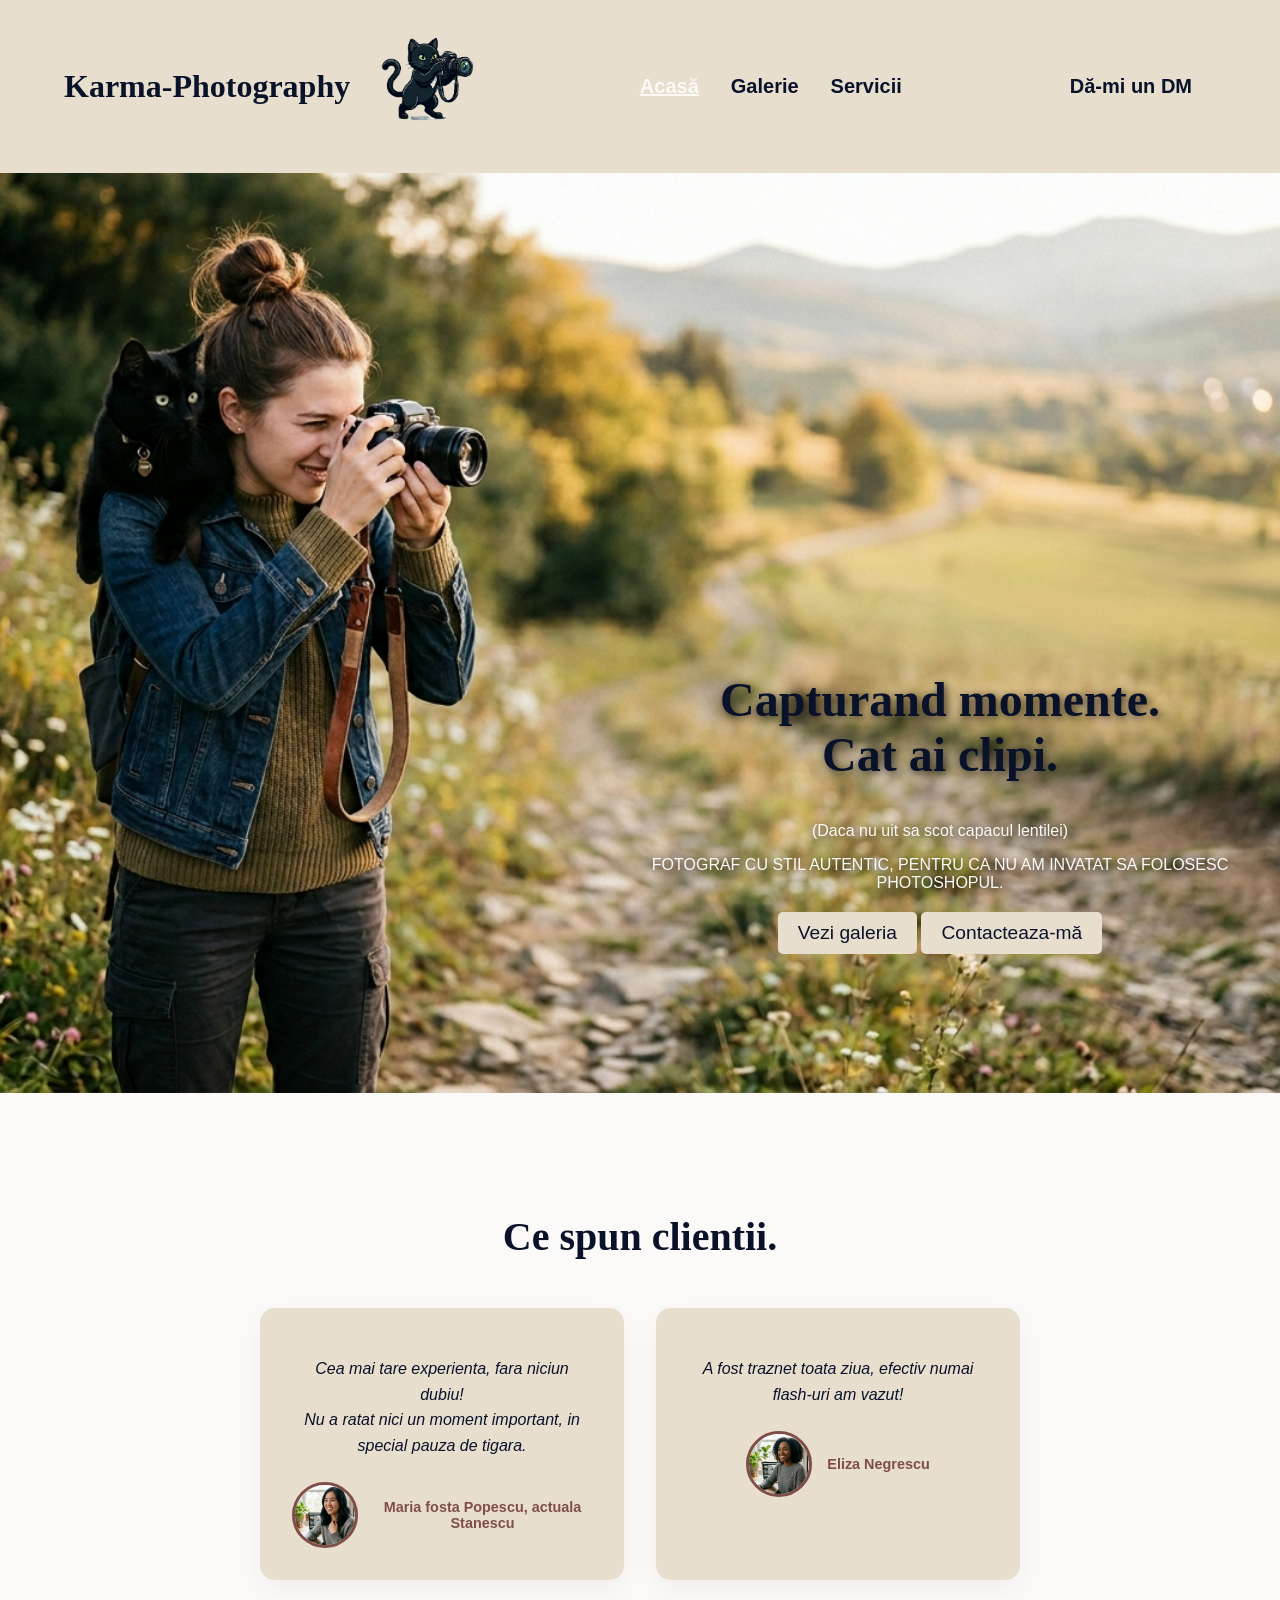
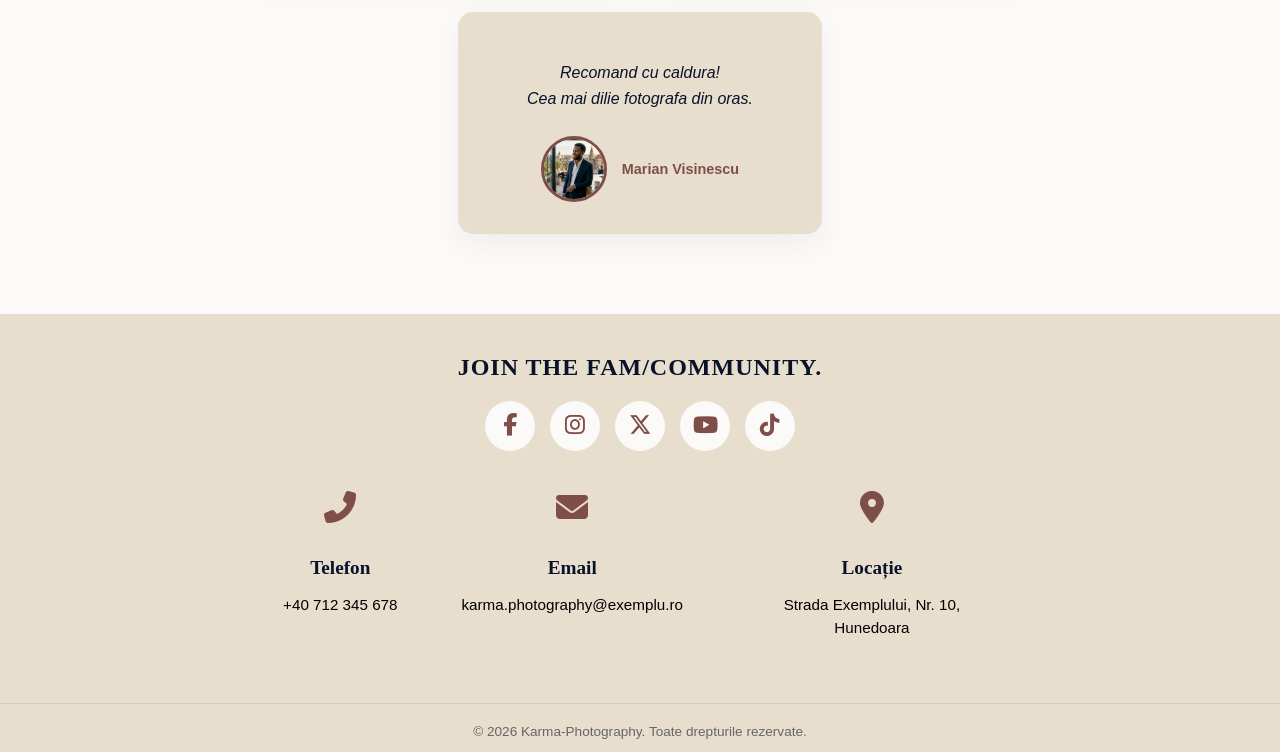
<file: index.html>
<!DOCTYPE html>
<html lang="ro">
<head>
    <meta charset="UTF-8">
    <meta name="viewport" content="width=device-width, initial-scale=1.0">
    <link rel="stylesheet" href="assets/css/style.css">
    <link rel="stylesheet" href="https://cdnjs.cloudflare.com/ajax/libs/font-awesome/6.5.1/css/all.min.css">
    <link rel="stylesheet" href="assets/css/responsive.css">

    <title>Karma-Photography</title>
</head>
<body>
    <header>
        <a href="index.html" class="logo-container">
            <h1>Karma-Photography</h1>
            <img src="assets/images/logo.png" alt="Logo" class="logo">                
        </a>            
        <nav>
            <ul class="lista-link">
                <li><a href="index.html" id="active">Acasă</a></li>
                <li><a href="galerie.html">Galerie</a></li>
                <li><a href="servicii.html">Servicii</a></li>
            </ul>
        </nav>
        <button class="contact-button"><a href="servicii.html">Dă-mi un DM</a></button>
    </header>
    <main>
        <section id="hero">
            <img src="assets/images/hero-image.png" alt="Hero Image" class="hero-image">

            <div class="hero-content">
                <h2 id="hero-title">Capturand momente. <br>Cat ai clipi.</h2>
                <p id="hero-description">(Daca nu uit sa scot capacul lentilei)</p>
                <p id="hero-text">FOTOGRAF CU STIL AUTENTIC, PENTRU CA NU AM INVATAT SA FOLOSESC PHOTOSHOPUL.</p>

                <div class="button-container">
                    <button class="hero-button"><a href="galerie.html">Vezi galeria</a></button>
                    <button class="hero-button"><a href="servicii.html">Contacteaza-mă</a></button>
                </div>
            </div>
        </section>

        <section id="testimonials">
            <h3>Ce spun clientii.</h3>
            <div>
                <div>
                    <p>Cea mai tare experienta, fara niciun dubiu!<br>Nu a ratat nici un moment important, in special pauza de tigara.</p>
                    <div>
                        <img src="assets/images/Testimonial1.png" alt="Testimonial 1">
                        <span>Maria fosta Popescu, actuala Stanescu</span>
                    </div>
                </div>
                <div>
                    <p>A fost traznet toata ziua, efectiv numai flash-uri am vazut!</p>
                    <div>
                        <img src="assets/images/Testimonial2.png" alt="Testimonial 2">
                        <span>Eliza Negrescu</span>
                    </div>
                </div>
                <div>
                    <p>Recomand cu caldura!<br>Cea mai dilie fotografa din oras.</p>
                    <div>
                        <img src="assets/images/Testimonial3.png" alt="Testimonial 3">
                        <span>Marian Visinescu</span>
                    </div>
                </div>
            </div>
        </section>
    </main>
    <footer>
        <div class="follow">
            <h3>Join the fam/community.</h3>
            <div class="social-icons">
                <a href="https://facebook.com" target="_blank" rel="noopener noreferrer" class="icon-link facebook">
                    <i class="fab fa-facebook-f"></i>
                </a>
                
                <a href="https://instagram.com" target="_blank" rel="noopener noreferrer" class="icon-link instagram">
                    <i class="fab fa-instagram"></i>
                </a>
                
                <a href="https://twitter.com" target="_blank" rel="noopener noreferrer" class="icon-link twitter">
                    <i class="fab fa-x-twitter"></i>
                </a>
                
                <a href="https://youtube.com" target="_blank" rel="noopener noreferrer" class="icon-link youtube">
                    <i class="fab fa-youtube"></i>
                </a>
                
                <a href="https://tiktok.com" target="_blank" rel="noopener noreferrer" class="icon-link tiktok">
                    <i class="fab fa-tiktok"></i>
                </a>
            </div>
        </div> 
        <div>
            <div>
                <div>
                    <i class="fas fa-phone-alt"></i>
                </div>
                <h3>Telefon</h3>
                <p>+40 712 345 678</p>
            </div>
            <div>
                <div>
                    <i class="fas fa-envelope"></i>
                </div>
                <h3>Email</h3>
                <p>karma.photography@exemplu.ro</p>
            </div>
            <div>
                <div>
                    <i class="fas fa-map-marker-alt"></i>
                </div>
                <h3>Locație</h3>
                <p>Strada Exemplului, Nr. 10, Hunedoara</p>
            </div>
        </div>   
            <p>&copy; 2026 Karma-Photography. Toate drepturile rezervate.</p>
    </footer>
</body>
</html>
</file>
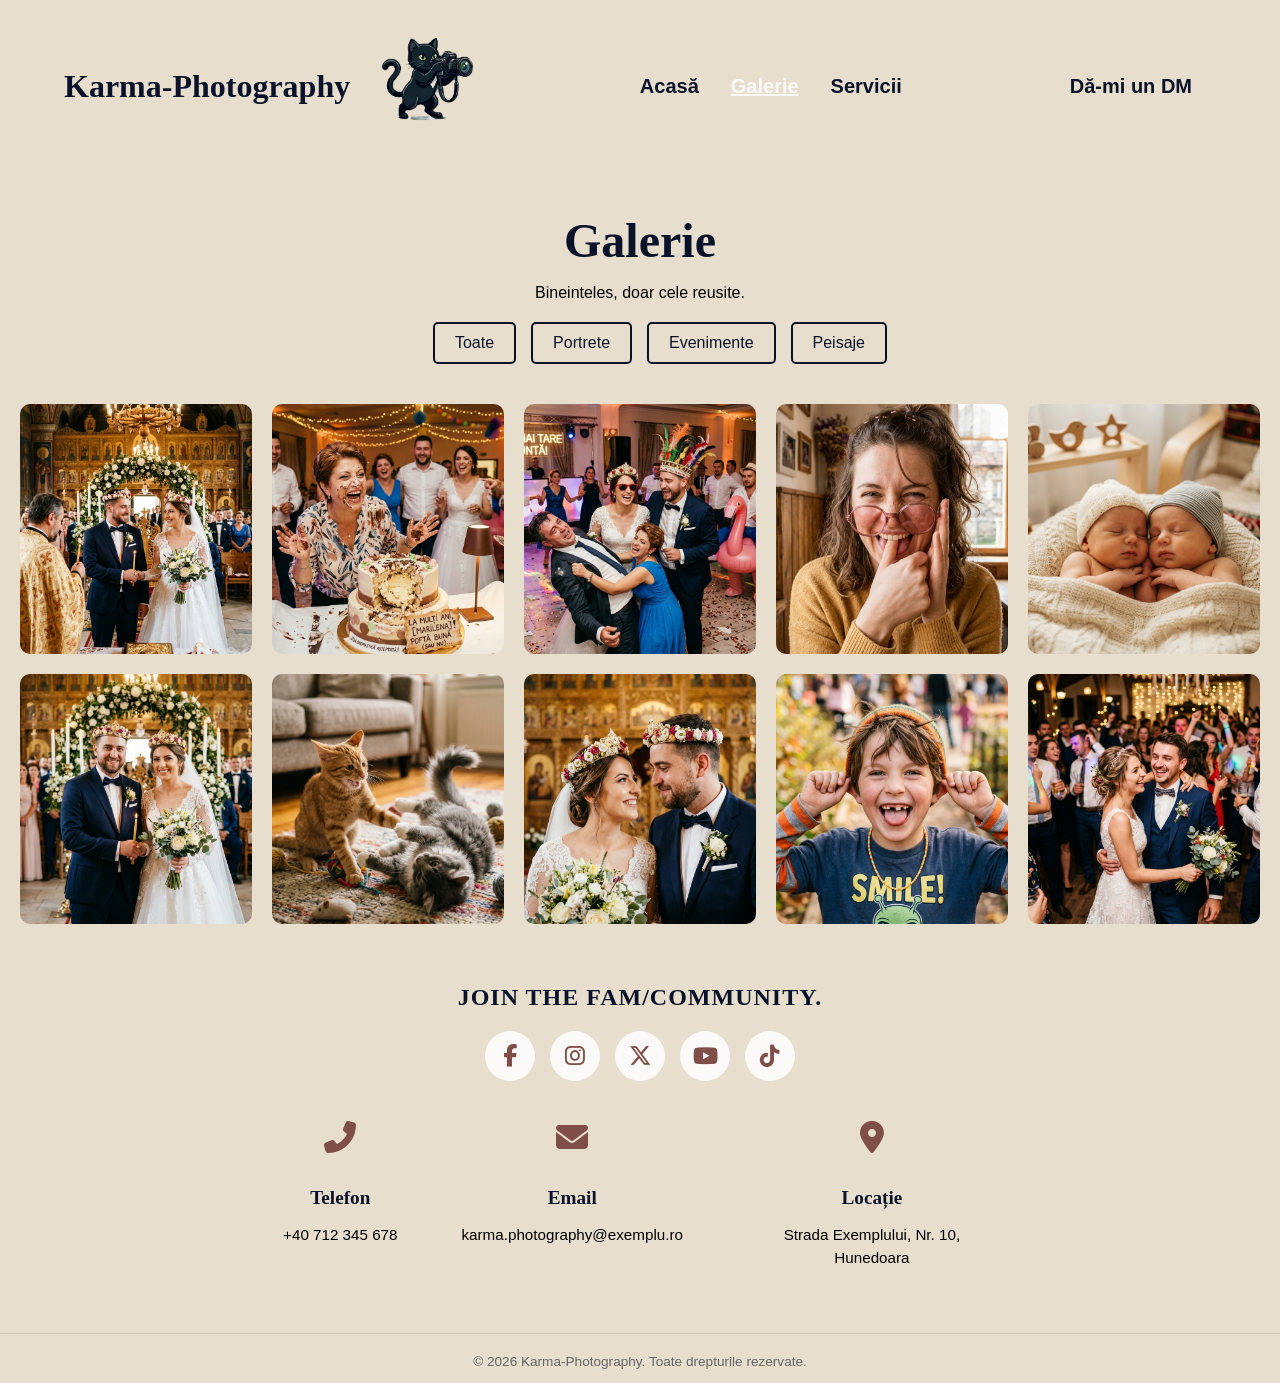
<file: galerie.html>
<!DOCTYPE html>
<html lang="en">
<head>
    <meta charset="UTF-8">
    <meta name="viewport" content="width=device-width, initial-scale=1.0">
    <link rel="stylesheet" href="assets/css/style.css">
    <link rel="stylesheet" href="https://cdnjs.cloudflare.com/ajax/libs/font-awesome/6.5.1/css/all.min.css">
    <link rel="stylesheet" href="assets/css/responsive.css">

    <title>Galerie</title>
</head>
<body>
    <header>
        <a href="index.html" class="logo-container">
            <h1>Karma-Photography</h1>
            <img src="assets/images/logo.png" alt="Logo" class="logo">                
        </a>  
        <nav>
            <ul class="lista-link">
                <li><a href="index.html">Acasă</a></li>
                <li><a href="galerie.html" id="active">Galerie</a></li>
                <li><a href="servicii.html">Servicii</a></li>
            </ul>
        </nav>
        <button class="contact-button"><a href="servicii.html">Dă-mi un DM</a></button>
    </header>
    <main>
        <section class="gallery-intro">
            <h2 class="gallery-title">Galerie</h2>
            <p class="gallery-description">Bineinteles, doar cele reusite.</p>
            <ul class="filter-buttons">
                <li><button>Toate</button></li>
                <li><button>Portrete</button></li>
                <li><button>Evenimente</button></li>
                <li><button>Peisaje</button></li>
            </ul>
        </section>
        <section>
            <div class="gallery">
                <img src="assets/images/galerie1.png" alt="Gallery Image 1">
                <img src="assets/images/galerie2.png" alt="Gallery Image 2">
                <img src="assets/images/galerie3.png" alt="Gallery Image 3">
                <img src="assets/images/galerie4.png" alt="Gallery Image 4">
                <img src="assets/images/galerie5.png" alt="Gallery Image 5">
                <img src="assets/images/galerie6.png" alt="Gallery Image 6">
                <img src="assets/images/galerie7.png" alt="Gallery Image 7">
                <img src="assets/images/galerie8.png" alt="Gallery Image 8">
                <img src="assets/images/galerie9.png" alt="Gallery Image 9">
                <img src="assets/images/galerie10.png" alt="Gallery Image 10">
            </div>
        </section>

    </main>
    <footer>
        <div class="follow">
            <h3>Join the fam/community.</h3>
            <div class="social-icons">
                <a href="https://facebook.com/profilul_tau" target="_blank" rel="noopener noreferrer" class="icon-link facebook">
                    <i class="fab fa-facebook-f"></i>
                </a>
                
                <a href="https://instagram.com/profilul_tau" target="_blank" rel="noopener noreferrer" class="icon-link instagram">
                    <i class="fab fa-instagram"></i>
                </a>
                
                <a href="https://twitter.com/profilul_tau" target="_blank" rel="noopener noreferrer" class="icon-link twitter">
                    <i class="fab fa-x-twitter"></i>
                </a>
                
                <a href="https://youtube.com/canalul_tau" target="_blank" rel="noopener noreferrer" class="icon-link youtube">
                    <i class="fab fa-youtube"></i>
                </a>
                
                <a href="https://tiktok.com/@profilul_tau" target="_blank" rel="noopener noreferrer" class="icon-link tiktok">
                    <i class="fab fa-tiktok"></i>
                </a>
            </div>
        </div> 
        <div>
            <div>
                <div>
                    <i class="fas fa-phone-alt"></i>
                </div>
                <h3>Telefon</h3>
                <p>+40 712 345 678</p>
            </div>
            <div>
                <div>
                    <i class="fas fa-envelope"></i>
                </div>
                <h3>Email</h3>
                <p>karma.photography@exemplu.ro</p>
            </div>
            <div>
                <div>
                    <i class="fas fa-map-marker-alt"></i>
                </div>
                <h3>Locație</h3>
                <p>Strada Exemplului, Nr. 10, Hunedoara</p>
            </div>
        </div>      
            <p>&copy; 2026 Karma-Photography. Toate drepturile rezervate.</p>
    </footer>
</body>
</html>
</file>
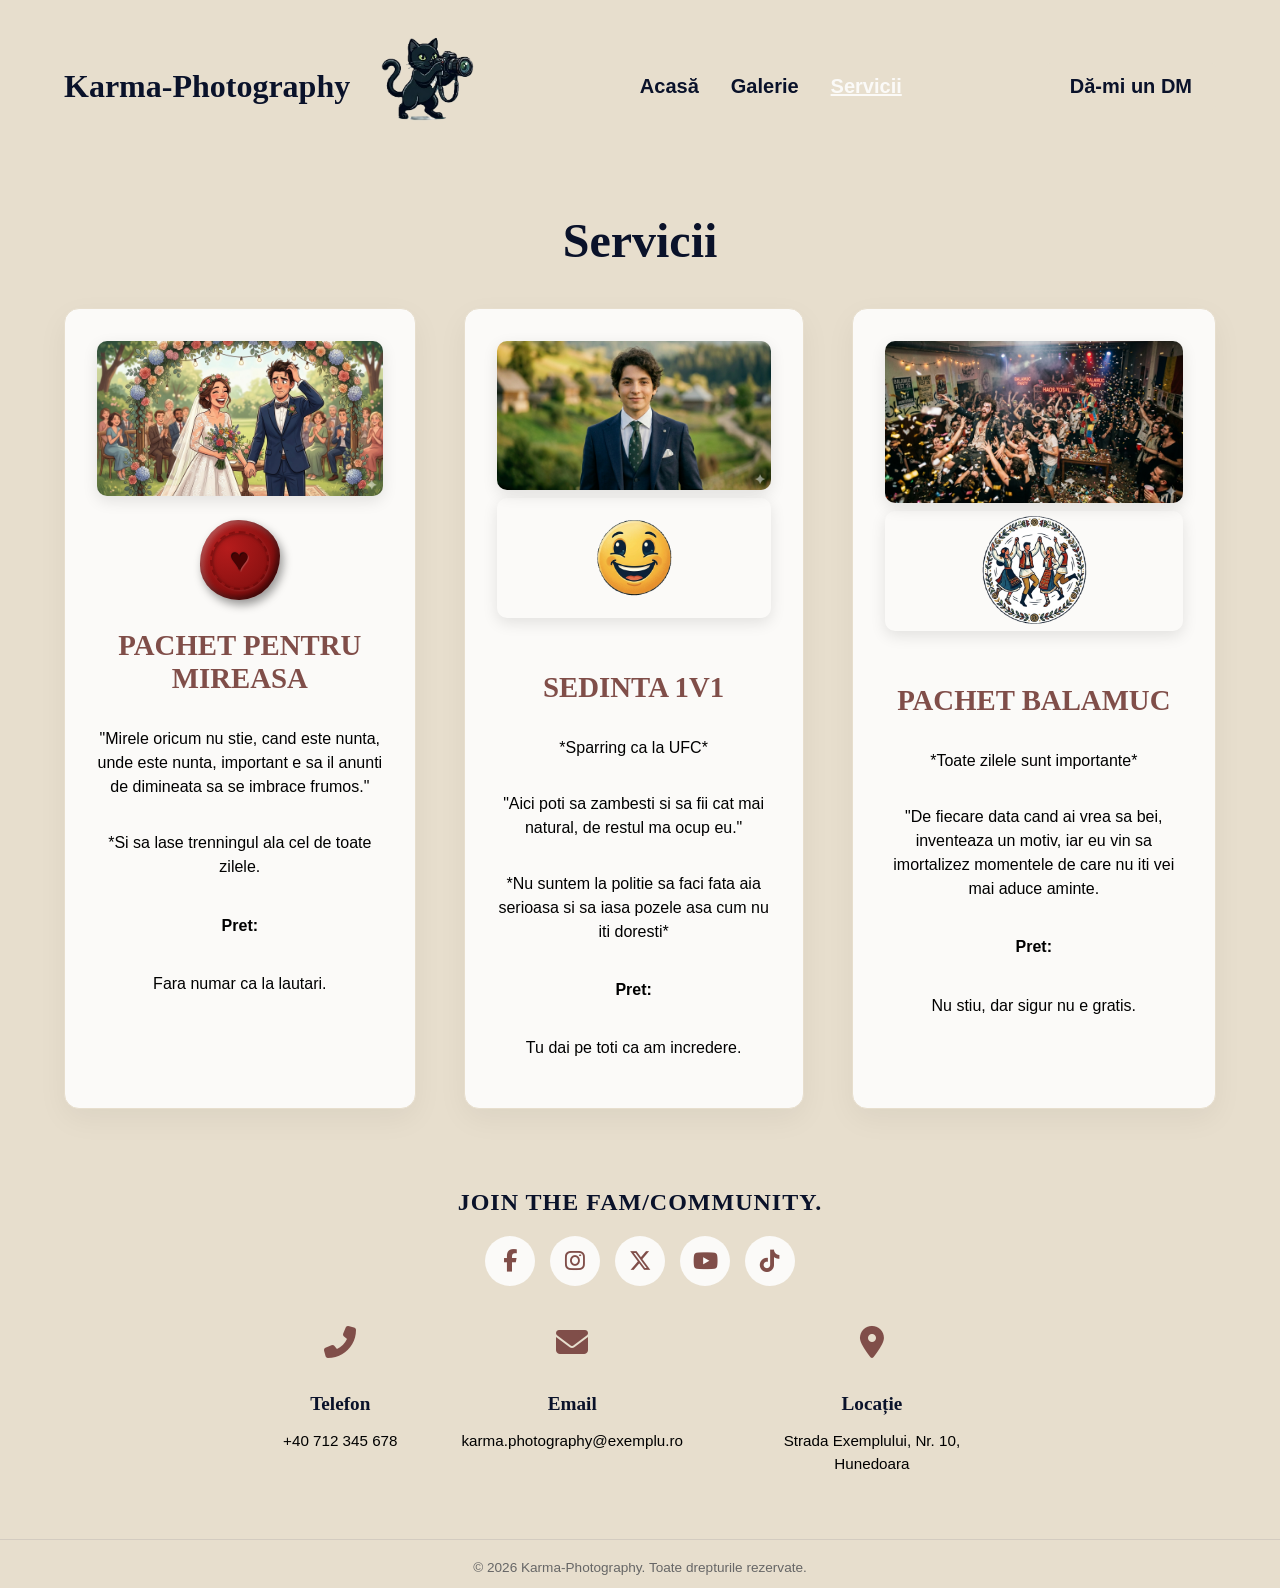
<file: servicii.html>
<!DOCTYPE html>
<html lang="ro">
<head>
    <meta charset="UTF-8">
    <meta name="viewport" content="width=device-width, initial-scale=1.0">
    <link rel="stylesheet" href="assets/css/style.css">
    <link rel="stylesheet" href="https://cdnjs.cloudflare.com/ajax/libs/font-awesome/6.5.1/css/all.min.css">
    <link rel="stylesheet" href="assets/css/responsive.css">

    <title>Servicii</title>
</head>
<body>
    <header>
        <a href="index.html" class="logo-container">
            <h1>Karma-Photography</h1>
            <img src="assets/images/logo.png" alt="Logo" class="logo">                
        </a>  
        <nav>
            <ul class="lista-link">
                <li><a href="index.html">Acasă</a></li>
                <li><a href="galerie.html">Galerie</a></li>
                <li><a href="servicii.html" id="active">Servicii</a></li>
            </ul>
        </nav>
        <button class="contact-button"><a href="servicii.html">Dă-mi un DM</a></button>
    </header>
    <main>
        <h2>Servicii</h2>
        <section class="services-container">
            <section class="service-card">
                <img src="assets/images/pachet-mireasa.png" alt="Pachet Mireasa Image">
                <div class="sigiliu-ceara">
                    <span class="sigiliu-text">♥</span>
                </div>
                <h3>Pachet pentru mireasa</h3>
                <p>"Mirele oricum nu stie, cand este nunta, unde este nunta, important e sa il anunti de dimineata sa se imbrace frumos."</p>
                <p>*Si sa lase trenningul ala cel de toate zilele.</p>
                <h4>Pret:</h4>
                <p>Fara numar ca la lautari.</p>
            </section>
            <section class="service-card">
                <img src="assets/images/baiat.png" alt="Baiat Timid Image">
                <img src="assets/images/smiley.PNG" alt="Smiley Image">
                <h3>Sedinta 1v1</h3>
                <p>*Sparring ca la UFC*</p>
                <p>"Aici poti sa zambesti si sa fii cat mai natural, de restul ma ocup eu."</p>
                <p>*Nu suntem la politie sa faci fata aia serioasa si sa iasa pozele asa cum nu iti doresti*</p>
                <h4>Pret:</h4>
                <p>Tu dai pe toti ca am incredere.</p>

            </section>
            <section class="service-card">
                <img src="assets/images/pachet-balamuc.png" alt="Pachet Balamuc Image">
                <img src="assets/images/hora.PNG" alt="Hora Image">
                <h3>Pachet balamuc</h3>            
                <p>*Toate zilele sunt importante*</p>
                <p>"De fiecare data cand ai vrea sa bei, inventeaza un motiv, iar eu vin sa imortalizez momentele de care nu iti vei mai aduce aminte.</p>
                <h4>Pret:</h4>
                <p>Nu stiu, dar sigur nu e gratis.</p>
            </section>
        </section>

    </main>
    <footer>
        <div class="follow">
            <h3>Join the fam/community.</h3>
            <div class="social-icons">
                <a href="https://facebook.com/profilul_tau" target="_blank" rel="noopener noreferrer" class="icon-link facebook">
                    <i class="fab fa-facebook-f"></i>
                </a>
                
                <a href="https://instagram.com/profilul_tau" target="_blank" rel="noopener noreferrer" class="icon-link instagram">
                    <i class="fab fa-instagram"></i>
                </a>
                
                <a href="https://twitter.com/profilul_tau" target="_blank" rel="noopener noreferrer" class="icon-link twitter">
                    <i class="fab fa-x-twitter"></i>
                </a>
                
                <a href="https://youtube.com/canalul_tau" target="_blank" rel="noopener noreferrer" class="icon-link youtube">
                    <i class="fab fa-youtube"></i>
                </a>
                
                <a href="https://tiktok.com/@profilul_tau" target="_blank" rel="noopener noreferrer" class="icon-link tiktok">
                    <i class="fab fa-tiktok"></i>
                </a>
            </div>
        </div>
        <div>
            <div>
                <div>
                    <i class="fas fa-phone-alt"></i>
                </div>
                <h3>Telefon</h3>
                <p>+40 712 345 678</p>
            </div>
            <div>
                <div>
                    <i class="fas fa-envelope"></i>
                </div>
                <h3>Email</h3>
                <p>karma.photography@exemplu.ro</p>
            </div>
            <div>
                <div>
                    <i class="fas fa-map-marker-alt"></i>
                </div>
                <h3>Locație</h3>
                <p>Strada Exemplului, Nr. 10, Hunedoara</p>
            </div>
        </div>       
            <p>&copy; 2026 Karma-Photography. Toate drepturile rezervate.</p>
    </footer>

</body>
</html>
</file>
<file: assets/css/style.css>
:root{
    --bg-color: #e7decdff;
    --primary-brown: #804e49ff;;
    --text-color: #0a122aff;
}

.logo {
    height: 125px; 
    width: auto; 
}
.logo-container {
    display: flex;
    align-items: center;
    gap: 0px; 
}

body {
    background-color: var(--bg-color);
    margin: 0;
    padding: 0;
    font-family: 'Montserrat', sans-serif;
}

h1, h2, h3 {
    font-family: 'Playfair Display', serif;
    color: var(--text-color);
    text-align: center;
}

a {
    text-decoration: none;
}

/* Header */

header {
    display: flex;
    justify-content: space-between;
    align-items: center;
    padding: 1.5rem 5%;
    background-color: transparent;
}


.lista-link {
    display: flex;
    flex-direction: row; 
    gap: 2rem; 
    list-style: none; 
    margin: 0;
    padding: 0;
    font-size: 1.25rem;
}

#active {
    color: #fbfaf8ff;
    text-decoration: underline;
    cursor: default;
    pointer-events: none; 
    font-weight: bold;
}

.lista-link a:not(#active) {
    color: #0a122aff; 
    font-weight: 600; 
    transition: all 0.3s ease;
}

.lista-link a:not(#active):hover {
    color: #fbfaf8ff;
    text-decoration: underline;
}

.contact-button {
    background-color: var(--bg-color);
    border: none;
    padding: 0.75rem 1.5rem;
    font-size: 1.25rem;
    border-radius: 5px;
    cursor: pointer;
    transition: all 0.3s ease;
}

.contact-button:hover {
    background-color: #fbfaf8ff;
    box-shadow: 0px 8px 15px rgba(0, 0, 0, 0.2);
    transition: all 0.3s ease;
    transform: scale(1.05);
}
.contact-button a {
    color: var(--text-color);
    text-decoration: none;
    font-weight: 600;
}
/*Footer*/

.follow {
    text-align: center;
    margin: 40px auto;
}

.follow h3 {
    font-size: 1.5rem;
    color: #0a122aff;
    margin-bottom: 20px;
    text-transform: uppercase;
    letter-spacing: 1px;
}

/* Zona cu icoane */
.social-icons {
    display: flex;
    justify-content: center;
    gap: 15px; /* Spatiul dintre icoane */
}

/* Stilul general pentru fiecare cerc/icoana */
.icon-link {
    display: inline-flex;
    align-items: center;
    justify-content: center;
    width: 50px;
    height: 50px;
    background-color:#fbfaf8ff;
    color: #804e49ff;
    border-radius: 50%; /* Rotunjeste butoanele */
    text-decoration: none;
    font-size: 1.4rem;
    transition: all 0.3s ease; /* Efectul de tranzitie fina */
}

/* Efectul de hover general (ridicare usoara) */
.icon-link:hover {
    transform: translateY(-5px);
    color: #fbfaf8ff;
}

/* Culorile oficiale de brand la hover */
.icon-link.facebook:hover {
    background-color: #1877F2;
}

.icon-link.instagram:hover {
    /* Gradientul specific Instagram */
    background: radial-gradient(circle at 30% 107%, #fdf497 0%, #fdf497 5%, #fd5949 45%, #d6249f 60%, #285AEB 90%);
}

.icon-link.twitter:hover {
    background-color: #000000; 
}

.icon-link.youtube:hover {
    background-color: #FF0000;
}

.icon-link.tiktok:hover {
    background-color: #010101;
    box-shadow: 2px 2px 0px #00f2fe, -2px -2px 0px #fe0979; 
}
/* Hero Section */
#hero {
    position: relative;
    width: 100%;
    height: 600px;
    display: flex;
    justify-content: flex-end; 
    align-items: center;
    overflow: hidden;
    padding-right: 5%; 
}
#hero-title {
    font-size: 3rem;
    color: #0a122aff;
}

.hero-image {
    position: absolute;
    top: 0;
    left: 0;
    width: 100%;
    height: 100%;
    object-fit: cover;
    z-index: 1;
}

.hero-content {
    position: relative;
    z-index: 2;
    width: 50%; 
    color: #fbfaf8ff;
    text-align: center; 
    padding: 20px;
}

.hero-content h2,
.hero-content p {
    text-shadow: 2px 2px 8px rgba(0,0,0,0.7);
}

.button-container {
    gap: 15px;
    margin-top: 20px;
}

.hero-button {
    background-color:#e7decdff;
    color: #fbfaf8ff;
    padding: 10px 20px;
    font-size: 1.2rem;
    border-radius: 5px;
    cursor: pointer;
    transition: all 0.3s ease;
    border: none;
}

.hero-button:hover {
    background-color: #fbfaf8ff;
    color: #0a122aff;
    transition: all 0.3s ease;
}
.hero-button a {
    text-decoration: none;
    color: #0a122aff;
}

/* Galerie */
.gallery-intro ul{
    list-style-type: none;
}
.gallery-intro {
    text-align: center;
    margin-bottom: 20px;
}

.gallery-title {
    font-size: 3rem;
    margin-bottom: 10px;
}

.gallery-description {
    font-size: 1rem;
    margin-bottom: 20px;
}

.filter-buttons {
    display: flex;
    justify-content: center;
    gap: 15px;
    margin-bottom: 20px;
}
.filter-buttons button {
    background-color: transparent;
    border: 2px solid var(--text-color);
    color: var(--text-color);
    padding: 10px 20px;
    font-size: 1rem;
    border-radius: 5px;
    cursor: pointer;
    transition: all 0.3s ease;
}
.filter-buttons button:hover {
    background-color: var(--text-color);
    color: var(--bg-color);
    transition: all 0.3s ease;
}

.gallery {
    display: grid;
    grid-template-columns: repeat(auto-fit, minmax(250px, 1fr));
    grid-auto-flow: dense;
    grid-auto-rows: 250px;
    grid-gap: 20px;
    justify-content: center;
    align-items: center;
    margin-bottom: 20px;
    gap: 20px;
    padding: 20px;
}
.gallery img {
    width: 100%;
    height: 100%;
    object-fit: cover;
    border-radius: 10px;
    transition: all 0.3s ease;
}
.gallery img:hover {
    transform: scale(1.05);
    box-shadow: 0px 8px 15px rgba(0, 0, 0, 0.3);
    transition: all 0.3s ease;
}


/* Servicii */

/* Sigiliu de ceara */

.sigiliu-ceara {
            position: relative;
            width: 80px;
            height: 80px;
            background: radial-gradient(circle at 35% 35%, #b51c1c, #700a0a);
            border-radius: 48% 52% 51% 49% / 55% 45% 56% 44%;
            box-shadow: 
                3px 5px 10px rgba(0, 0, 0, 0.4), 
                inset -3px -3px 7px rgba(0, 0, 0, 0.6), 
                inset 3px 3px 7px rgba(255, 255, 255, 0.3); 
            display: flex;
            justify-content: center;
            align-items: center;
            cursor: pointer;
            transition: transform 0.2s ease;
        }
        .sigiliu-ceara:hover {
            transform: scale(1.05);
        }
        .sigiliu-ceara::before {
            content: '';
            position: absolute;
            width: 55px;
            height: 55px;
            border-radius: 50%;
            border: 2px dashed #520404;
            opacity: 0.4;
            box-shadow: inset 1px 1px 3px rgba(0, 0, 0, 0.8), 1px 1px 2px rgba(255, 255, 255, 0.2);
        }
        .sigiliu-text {
            font-family: 'Georgia', 'Times New Roman', serif;
            font-size: 32px;
            font-weight: bold;
            font-style: italic;
            color: #4a0303; 
            text-shadow: 
                -1px -1px 1px rgba(0, 0, 0, 0.8),  
                1px 1px 1px rgba(255, 255, 255, 0.2); 
            
            z-index: 1;
            user-select: none;
        }

        /*  Stiluri pentru Testimoniale */
#testimonials {
    padding: 5rem 5%; 
    background-color: #fbfaf8ff; 
    text-align: center;
}

#testimonials h3 {
    font-size: 2.5rem;
    margin-bottom: 3rem;
}

#testimonials > div {
    display: flex;
    justify-content: center;
    gap: 2rem;
    flex-wrap: wrap; 
    max-width: 1200px;
    margin: 0 auto;
}


#testimonials > div > div {
    background-color: var(--bg-color);
    padding: 2rem;
    border-radius: 15px;
    width: 300px; 
    box-shadow: 0 10px 30px rgba(0, 0, 0, 0.05); 
    position: relative;
    transition: transform 0.3s ease;
}

#testimonials > div > div:hover {
    transform: translateY(-10px); 
}


#testimonials > div > div p {
    font-style: italic;
    font-size: 1rem;
    line-height: 1.6;
    margin-bottom: 1.5rem;
    color: var(--text-color);
}


#testimonials > div > div > div {
    display: flex;
    align-items: center;
    justify-content: center;
    gap: 15px;
}


#testimonials > div > div img {
    width: 60px;
    height: 60px;
    border-radius: 50%; 
    object-fit: cover;
    border: 3px solid var(--primary-brown); 
}

#testimonials > div > div span {
    font-weight: bold;
    font-size: 0.9rem;
    color: var(--primary-brown);
}

footer > div:nth-of-type(2) { 
    display: flex;
    justify-content: center;
    gap: 4rem; 
    margin-bottom: 3rem;
    flex-wrap: wrap; 
}

footer > div:nth-of-type(2) > div {
    text-align: center;
    max-width: 250px;
}


footer > div:nth-of-type(2) i {
    font-size: 2rem;
    color: var(--primary-brown);
    margin-bottom: 15px;
}

footer > div:nth-of-type(2) h3 {
    font-size: 1.2rem;
    margin-bottom: 10px;
    color: var(--text-color);
}

footer > div:nth-of-type(2) p {
    font-size: 0.95rem;
    line-height: 1.5;
}

footer > p:last-child {
    text-align: center;
    padding-top: 20px;
    border-top: 1px solid #d3cbc0; 
    font-size: 0.85rem;
    color: #666;
}

/* =========================================
   PAGINA DE SERVICII
========================================= */

.pagina-servicii h2 {
    font-size: 3.5rem;
    margin: 3rem 0;
}
h2 {
    font-size: 3rem;
}
.services-container {
    display: grid;
    gap: 3rem; 
    padding: 0 5%;
    margin-bottom: 5rem;
    grid-template-columns: auto auto auto;
}


.service-card {
    background-color: #fbfaf8ff;
    border-radius: 15px;
    padding: 2rem;
    box-shadow: 0 10px 30px rgba(0, 0, 0, 0.05);
    display: flex;
    flex-direction: column; 
    align-items: center;
    text-align: center;
    position: relative; 
    transition: transform 0.3s ease;
    border: 1px solid #e7decdff;
}

.service-card:hover {
    transform: translateY(-10px); 
    box-shadow: 0 15px 40px rgba(0, 0, 0, 0.1);
}



.service-card > img {
    width: 100%;
    height: auto; 
    object-fit: contain; 
    border-radius: 10px;
    margin-bottom: 1.5rem;
    box-shadow: 0 5px 15px rgba(0,0,0,0.1);
}

.service-card > img:nth-of-type(2) {
    height: 120px;
    margin-top: -1rem;
}

.service-card h3 {
    font-size: 1.8rem;
    color: var(--primary-brown);
    margin-bottom: 1rem;
    text-transform: uppercase;
}

.service-card p {
    font-size: 1rem;
    line-height: 1.5;
   
}
</file>
<file: assets/css/responsive.css>
@media screen and (max-width: 2560px) {
    #hero {
    padding-top:25%;
    }
    .gallery {
    grid-template-columns: repeat(auto-fit, minmax(18%, 1fr));
    }
}
@media screen and (max-width: 1920px) {
    
}
@media screen and (max-width: 1440px) {
    
}
@media screen and (max-width: 1024px) {
    .gallery {
    grid-template-columns: repeat(auto-fit, minmax(250px, 1fr));
    }
}

@media screen and (max-width: 768px ) and (max-width: 1024px) {

  section#hero {
    align-items: center;
    text-align: center;
  }

  section#hero .hero-image {
    width: 100%;
    max-width: 100%;
    height:100%;
    object-fit: cover
  }

  section#testimonials > div {
    justify-content: center; 
  }

  .testimonial-card { 
    width: 100%;
    max-width: 400px; 
  }
  
  header {
    flex-direction: column;
    gap: 1rem;
    align-items: center;
  }
  #hero-title {
    font-size: 1rem;
    margin-bottom: 0.5rem;
  }
  p {
        font-size: 0.5em;
    }
  .services-container {
    display: block;
  }
  #hero {
    height: fit-content;
  }
  .hero-button {
    padding: 5px 5px;
    font-size: 0.8rem;
  }
   img.hero-image {
    height: 600px; 
    object-fit: cover; 
  }
}

@media screen and (max-width: 480px) {
    .gallery {
    grid-template-columns: auto auto;
    }
    .hero-content {
        padding: 0px;
        bottom:5px;
    }
    .filter-buttons {
        display: grid;
        grid-template-columns:auto auto
    }
    
  
}
</file>
